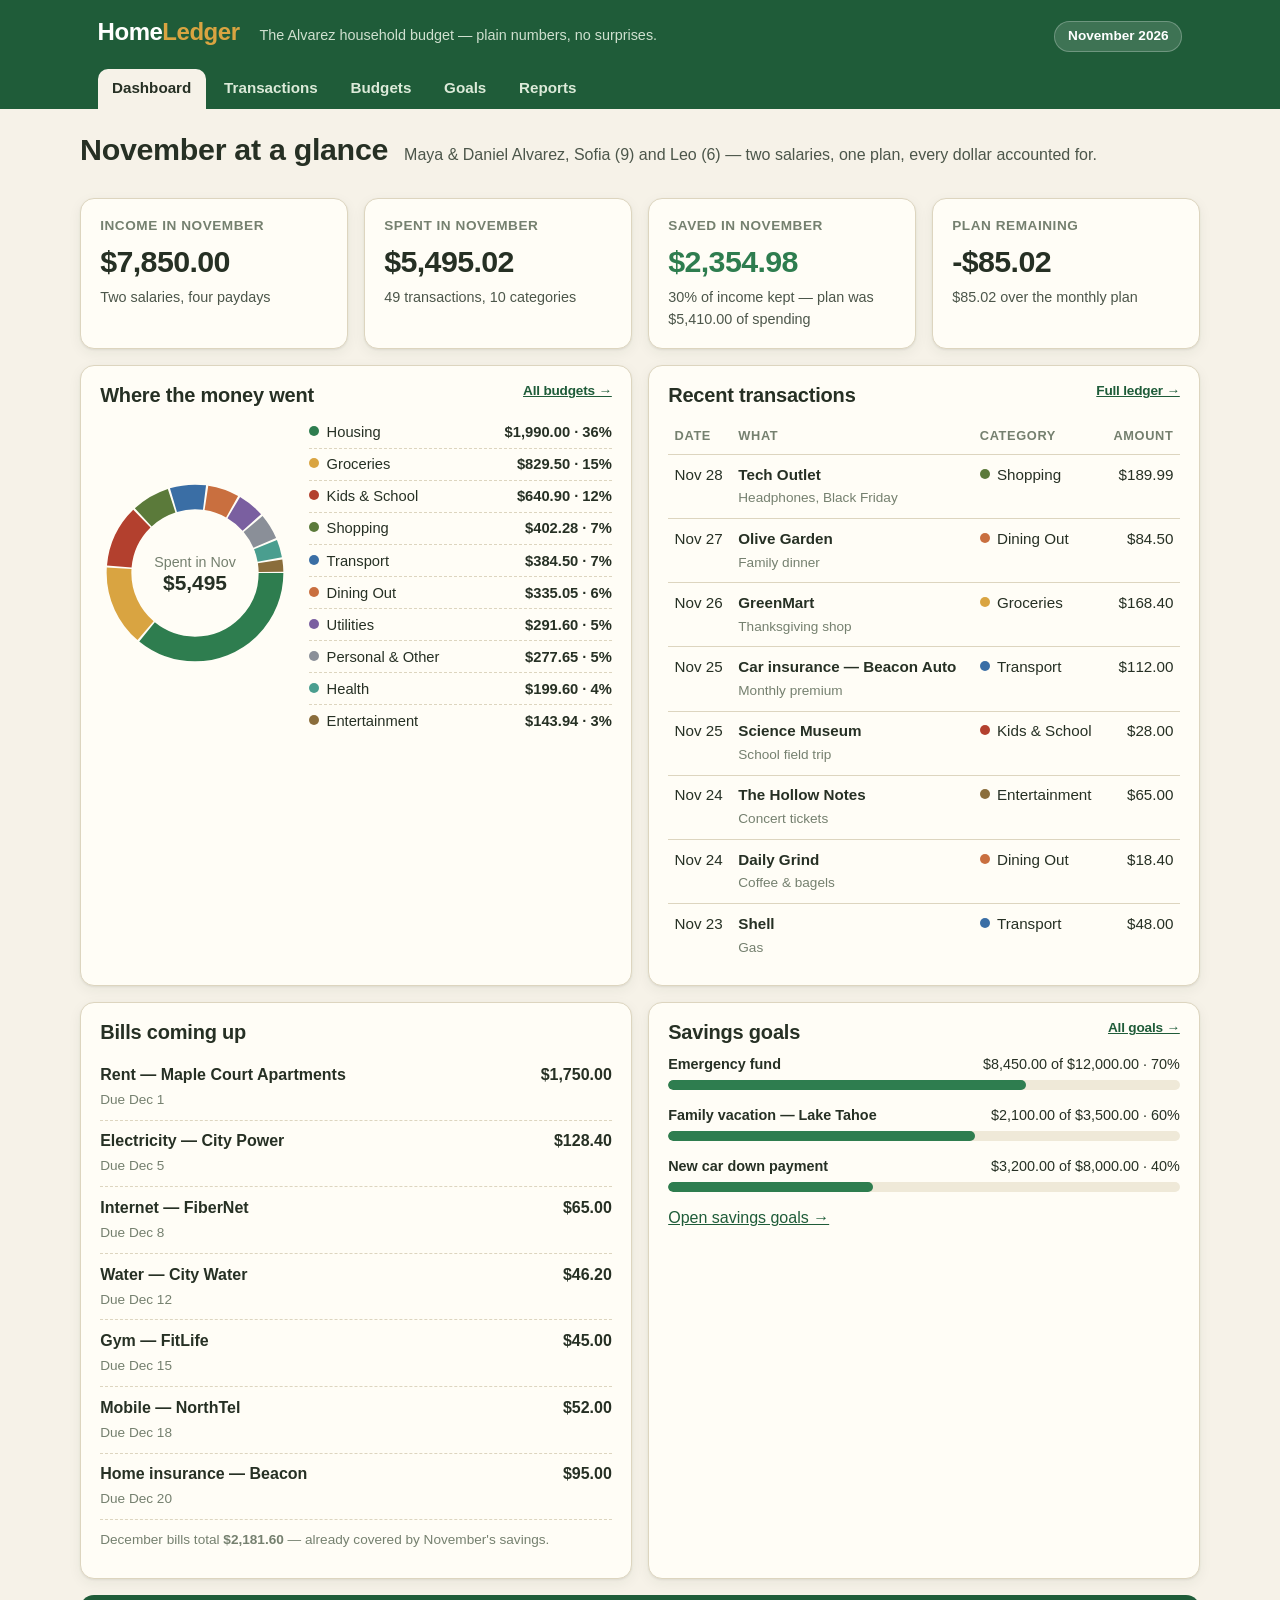
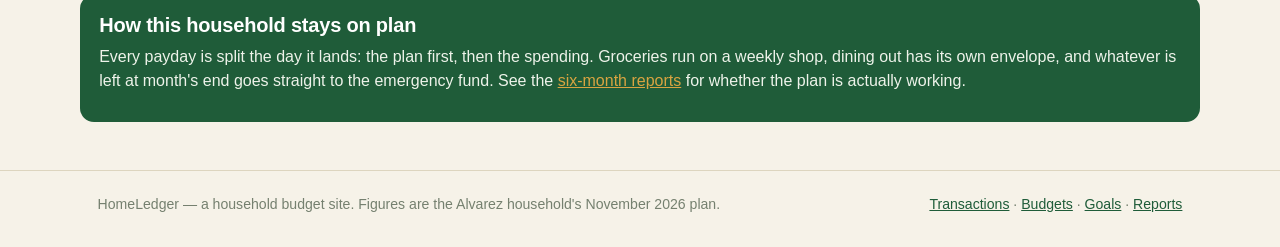
<file: app/index.html>
<!DOCTYPE html>
<html lang="en">
<head>
<meta charset="utf-8">
<meta name="viewport" content="width=device-width, initial-scale=1">
<title>HomeLedger — Household Budget Dashboard</title>
<meta name="description" content="HomeLedger shows the Alvarez household's November 2026 budget at a glance: income, spending by category, bills coming up and savings goals.">
<link rel="stylesheet" href="style.css">
</head>
<body>
<header class="site-header">
  <div class="wrap">
    <a class="brand" href="index.html">Home<span>Ledger</span></a>
    <span class="tagline">The Alvarez household budget — plain numbers, no surprises.</span>
    <span class="month-pill" data-month>November 2026</span>
    <nav class="main-nav" aria-label="Sections">
      <a href="index.html" aria-current="page">Dashboard</a>
      <a href="transactions.html">Transactions</a>
      <a href="budgets.html">Budgets</a>
      <a href="goals.html">Goals</a>
      <a href="reports.html">Reports</a>
    </nav>
  </div>
</header>

<main class="wrap page">
  <div class="page-head">
    <h1>November at a glance</h1>
    <p>Maya &amp; Daniel Alvarez, Sofia (9) and Leo (6) — two salaries, one plan, every dollar accounted for.</p>
  </div>

  <div class="grid grid-4" role="region" aria-label="Month totals">
    <section class="card stat">
      <div class="label">Income in November</div>
      <div class="value money" id="stat-income">$7,850.00</div>
      <div class="sub">Two salaries, four paydays</div>
    </section>
    <section class="card stat">
      <div class="label">Spent in November</div>
      <div class="value money" id="stat-spent">$5,495.02</div>
      <div class="sub">49 transactions, 10 categories</div>
    </section>
    <section class="card stat">
      <div class="label">Saved in November</div>
      <div class="value money pos" id="stat-saved">$2,354.98</div>
      <div class="sub" id="stat-saved-sub">30% of income kept</div>
    </section>
    <section class="card stat">
      <div class="label">Plan remaining</div>
      <div class="value money" id="stat-plan">−$85.02</div>
      <div class="sub" id="stat-plan-note">$85.02 over the monthly plan</div>
    </section>
  </div>

  <div class="grid grid-2" style="margin-top:1rem">
    <section class="card" aria-label="Spending by category">
      <h2>Where the money went <a class="more" href="budgets.html">All budgets →</a></h2>
      <div class="donut-wrap">
        <div id="donut"></div>
        <ul class="legend" id="legend"></ul>
      </div>
    </section>

    <section class="card" aria-label="Recent transactions">
      <h2>Recent transactions <a class="more" href="transactions.html">Full ledger →</a></h2>
      <table>
        <thead><tr><th>Date</th><th>What</th><th>Category</th><th class="num">Amount</th></tr></thead>
        <tbody id="recent-rows"></tbody>
      </table>
    </section>
  </div>

  <div class="grid grid-2" style="margin-top:1rem">
    <section class="card" aria-label="Bills coming up">
      <h2>Bills coming up</h2>
      <div id="bill-list"></div>
    </section>

    <section class="card" aria-label="Savings goals">
      <h2>Savings goals <a class="more" href="goals.html">All goals →</a></h2>
      <div id="goal-snapshot"></div>
    </section>
  </div>

  <section class="callout" style="margin-top:1rem">
    <h2>How this household stays on plan</h2>
    <p>Every payday is split the day it lands: the plan first, then the spending. Groceries run on a weekly shop, dining out has its own envelope, and whatever is left at month's end goes straight to the emergency fund. See the <a href="reports.html">six-month reports</a> for whether the plan is actually working.</p>
  </section>
</main>

<footer class="site-footer">
  <div class="wrap">
    <span>HomeLedger — a household budget site. Figures are the Alvarez household's November 2026 plan.</span>
    <span><a href="transactions.html">Transactions</a> · <a href="budgets.html">Budgets</a> · <a href="goals.html">Goals</a> · <a href="reports.html">Reports</a></span>
  </div>
</footer>

<script type="module" src="dashboard.js"></script>
</body>
</html>
</file>
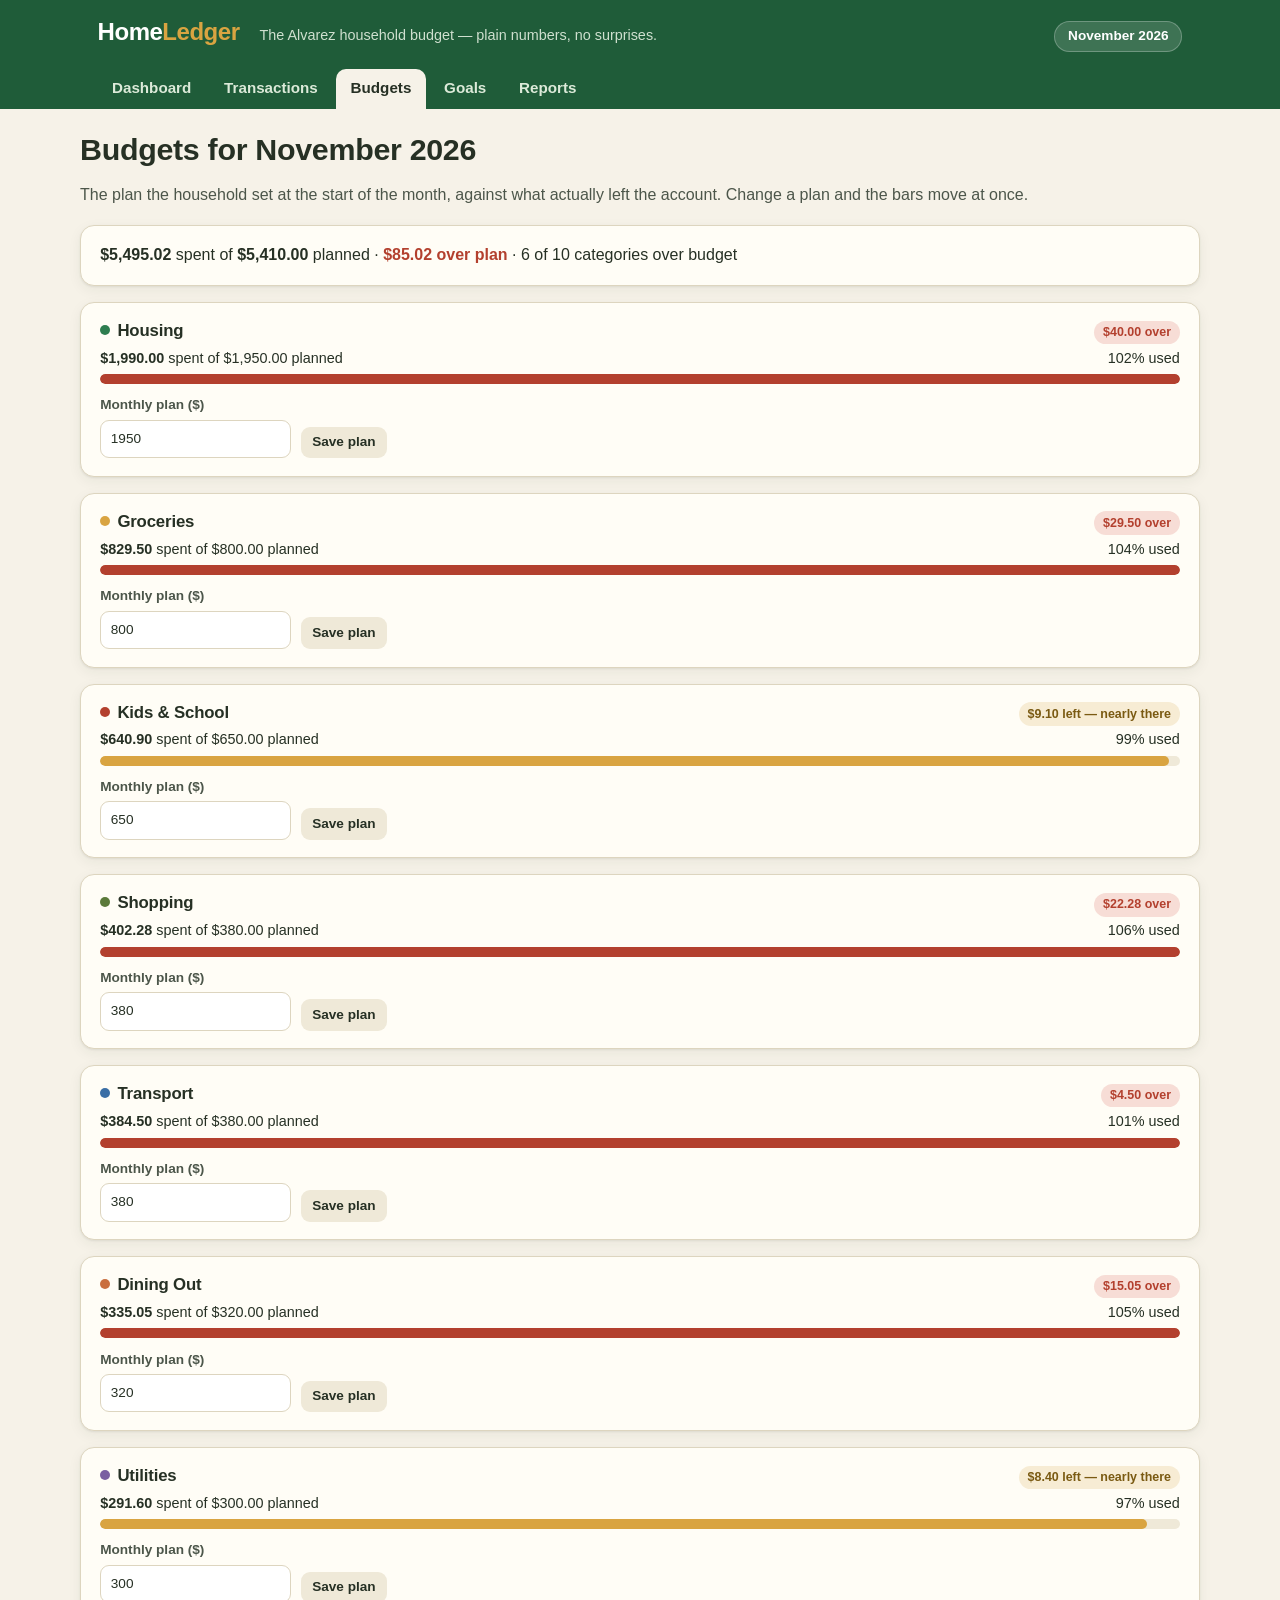
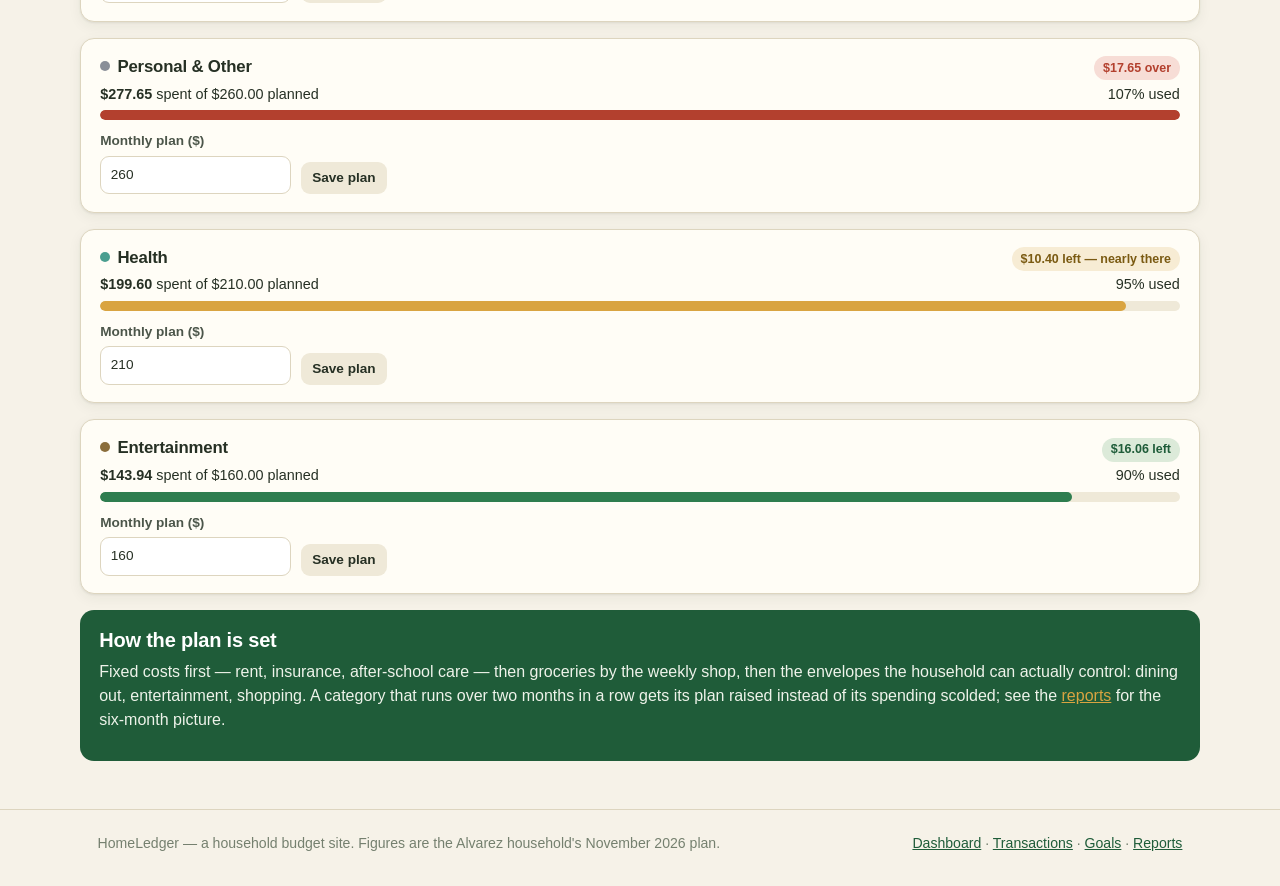
<file: app/budgets.html>
<!DOCTYPE html>
<html lang="en">
<head>
<meta charset="utf-8">
<meta name="viewport" content="width=device-width, initial-scale=1">
<title>HomeLedger — Budgets</title>
<meta name="description" content="The Alvarez household's November 2026 budget plan per category against what was actually spent, with editable plans.">
<link rel="stylesheet" href="style.css">
</head>
<body>
<header class="site-header">
  <div class="wrap">
    <a class="brand" href="index.html">Home<span>Ledger</span></a>
    <span class="tagline">The Alvarez household budget — plain numbers, no surprises.</span>
    <span class="month-pill" data-month>November 2026</span>
    <nav class="main-nav" aria-label="Sections">
      <a href="index.html">Dashboard</a>
      <a href="transactions.html">Transactions</a>
      <a href="budgets.html" aria-current="page">Budgets</a>
      <a href="goals.html">Goals</a>
      <a href="reports.html">Reports</a>
    </nav>
  </div>
</header>

<main class="wrap page">
  <div class="page-head">
    <h1>Budgets for <span data-month>November 2026</span></h1>
    <p>The plan the household set at the start of the month, against what actually left the account. Change a plan and the bars move at once.</p>
  </div>

  <section class="card" style="margin-bottom:1rem" aria-label="Budget summary">
    <p id="budget-summary" style="margin:0"></p>
  </section>

  <div id="budget-list"></div>

  <section class="callout">
    <h2>How the plan is set</h2>
    <p>Fixed costs first — rent, insurance, after-school care — then groceries by the weekly shop, then the envelopes the household can actually control: dining out, entertainment, shopping. A category that runs over two months in a row gets its plan raised instead of its spending scolded; see the <a href="reports.html">reports</a> for the six-month picture.</p>
  </section>
</main>

<footer class="site-footer">
  <div class="wrap">
    <span>HomeLedger — a household budget site. Figures are the Alvarez household's November 2026 plan.</span>
    <span><a href="index.html">Dashboard</a> · <a href="transactions.html">Transactions</a> · <a href="goals.html">Goals</a> · <a href="reports.html">Reports</a></span>
  </div>
</footer>

<script type="module" src="budgets.js"></script>
</body>
</html>
</file>
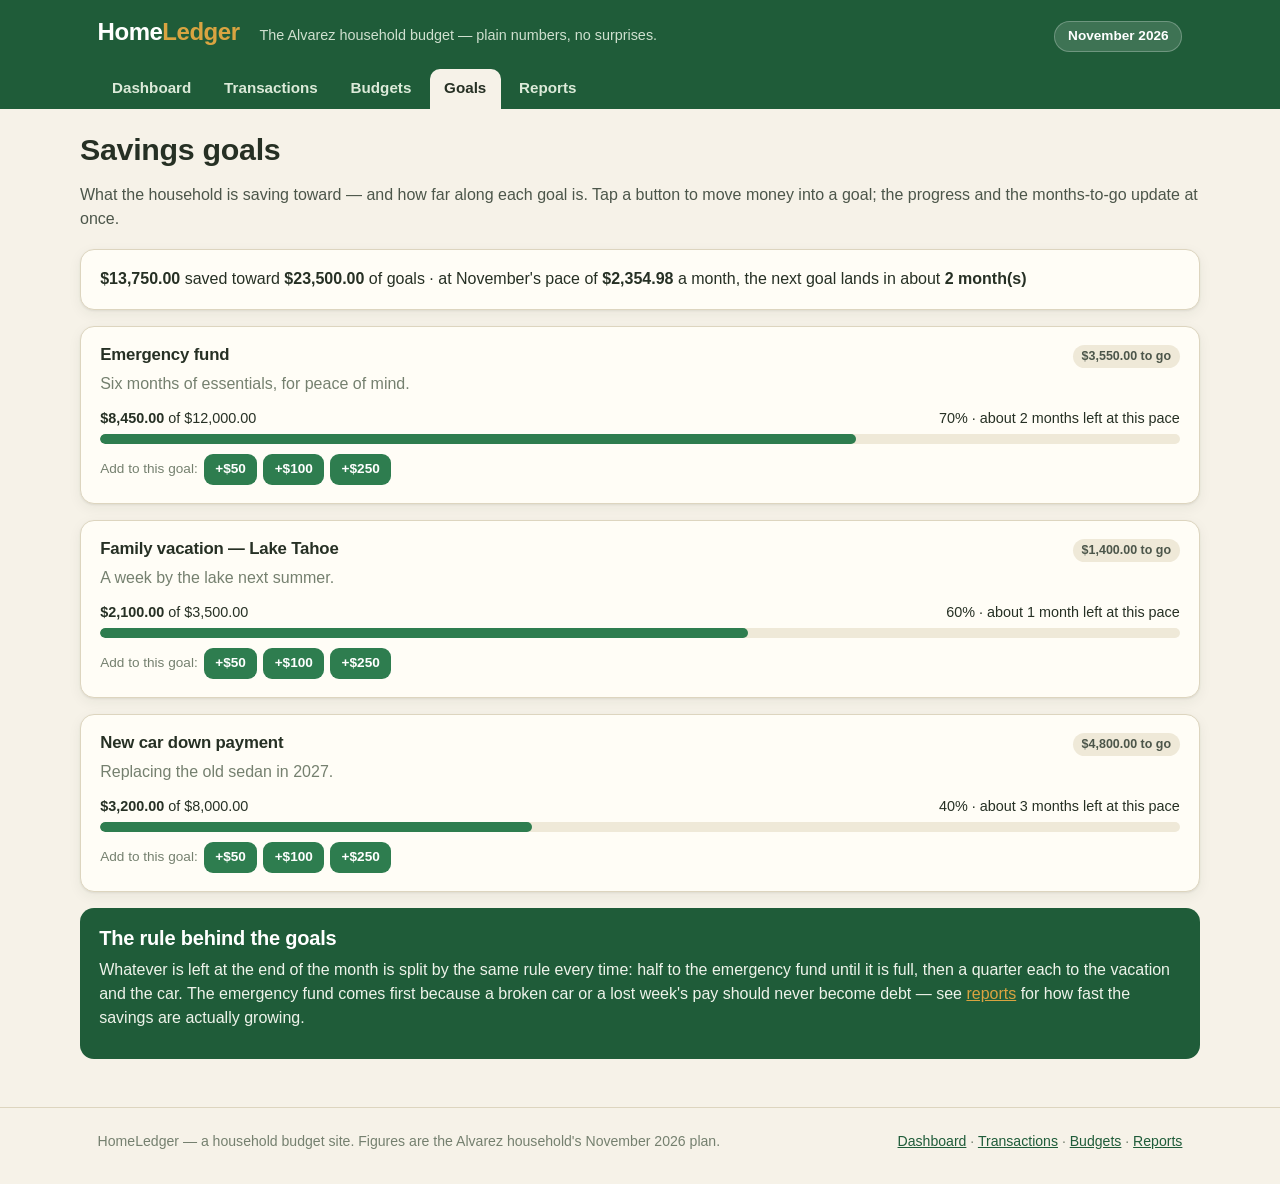
<file: app/goals.html>
<!DOCTYPE html>
<html lang="en">
<head>
<meta charset="utf-8">
<meta name="viewport" content="width=device-width, initial-scale=1">
<title>HomeLedger — Savings Goals</title>
<meta name="description" content="What the Alvarez household is saving toward: an emergency fund, a family vacation and a new car down payment, with live progress.">
<link rel="stylesheet" href="style.css">
</head>
<body>
<header class="site-header">
  <div class="wrap">
    <a class="brand" href="index.html">Home<span>Ledger</span></a>
    <span class="tagline">The Alvarez household budget — plain numbers, no surprises.</span>
    <span class="month-pill" data-month>November 2026</span>
    <nav class="main-nav" aria-label="Sections">
      <a href="index.html">Dashboard</a>
      <a href="transactions.html">Transactions</a>
      <a href="budgets.html">Budgets</a>
      <a href="goals.html" aria-current="page">Goals</a>
      <a href="reports.html">Reports</a>
    </nav>
  </div>
</header>

<main class="wrap page">
  <div class="page-head">
    <h1>Savings goals</h1>
    <p>What the household is saving toward — and how far along each goal is. Tap a button to move money into a goal; the progress and the months-to-go update at once.</p>
  </div>

  <section class="card" style="margin-bottom:1rem" aria-label="Goals summary">
    <p id="goal-summary" style="margin:0"></p>
  </section>

  <div id="goal-list"></div>

  <section class="callout">
    <h2>The rule behind the goals</h2>
    <p>Whatever is left at the end of the month is split by the same rule every time: half to the emergency fund until it is full, then a quarter each to the vacation and the car. The emergency fund comes first because a broken car or a lost week's pay should never become debt — see <a href="reports.html">reports</a> for how fast the savings are actually growing.</p>
  </section>
</main>

<footer class="site-footer">
  <div class="wrap">
    <span>HomeLedger — a household budget site. Figures are the Alvarez household's November 2026 plan.</span>
    <span><a href="index.html">Dashboard</a> · <a href="transactions.html">Transactions</a> · <a href="budgets.html">Budgets</a> · <a href="reports.html">Reports</a></span>
  </div>
</footer>

<script type="module" src="goals.js"></script>
</body>
</html>
</file>
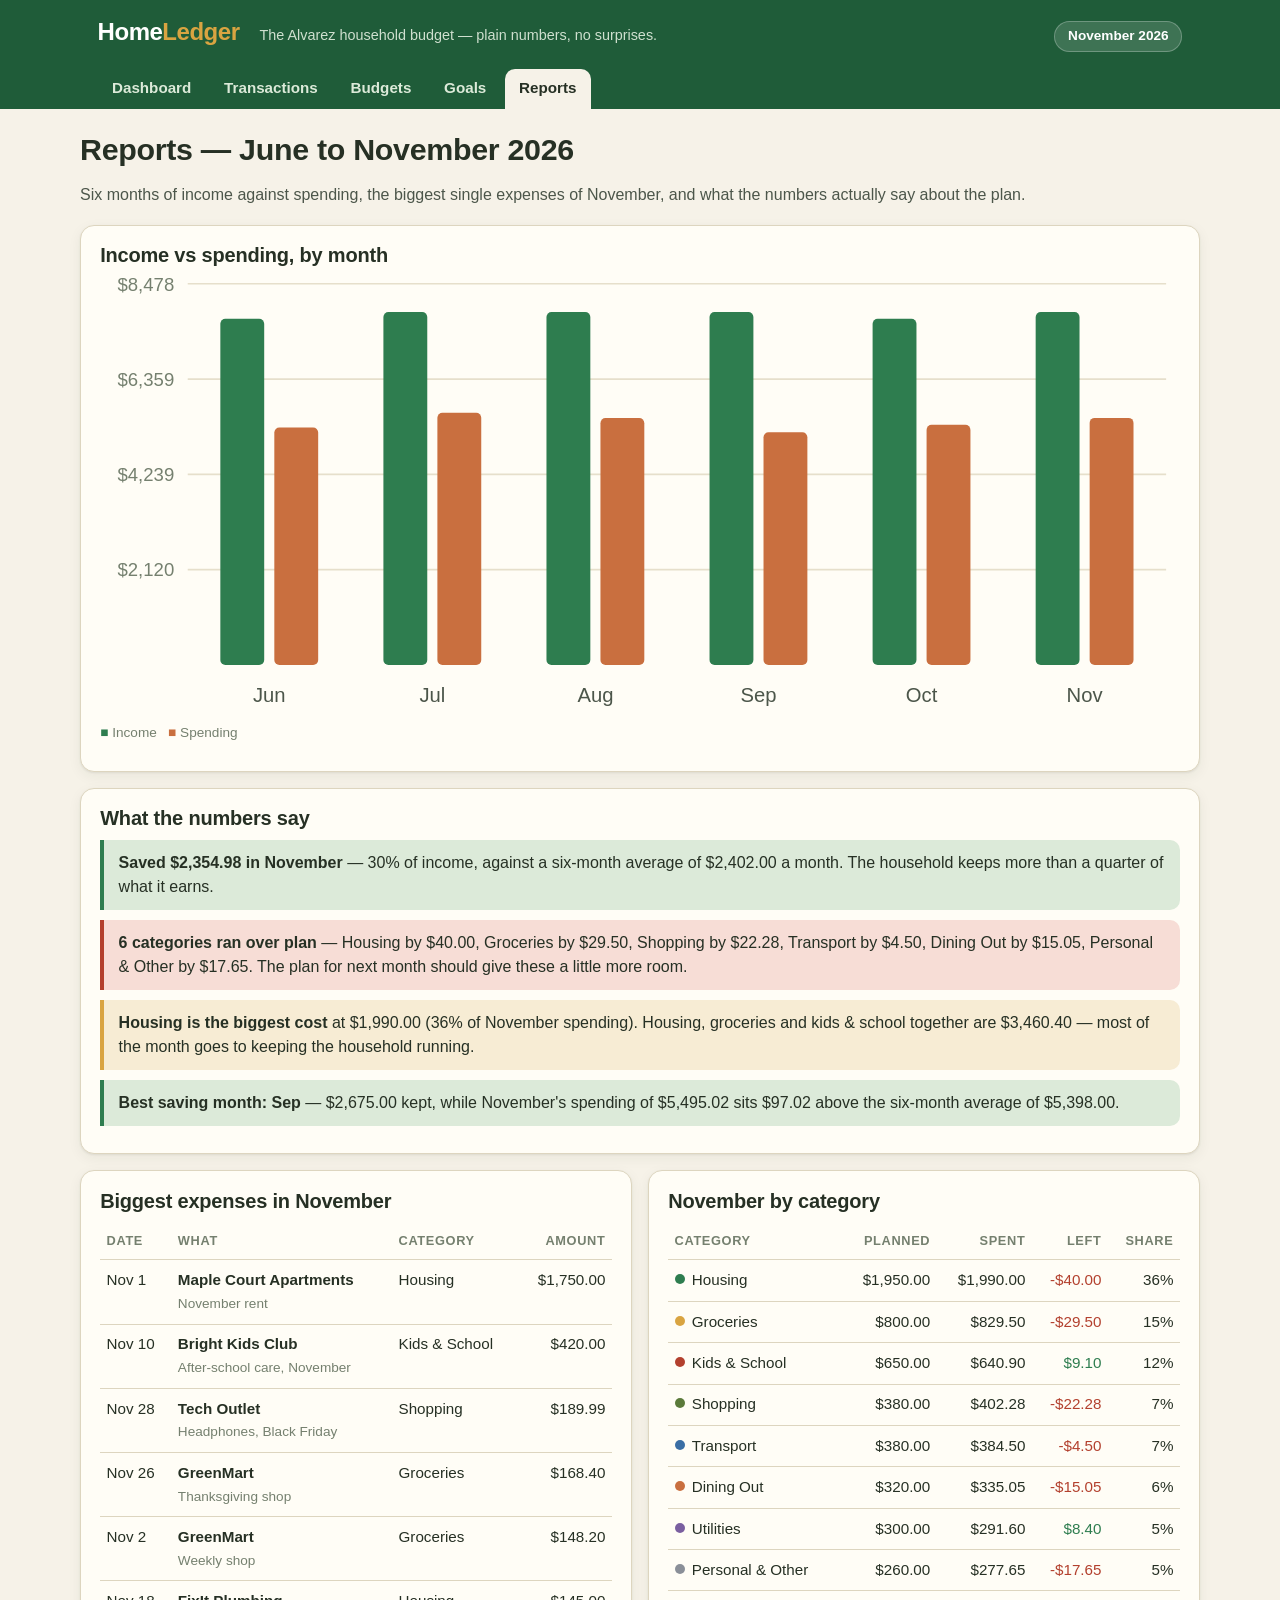
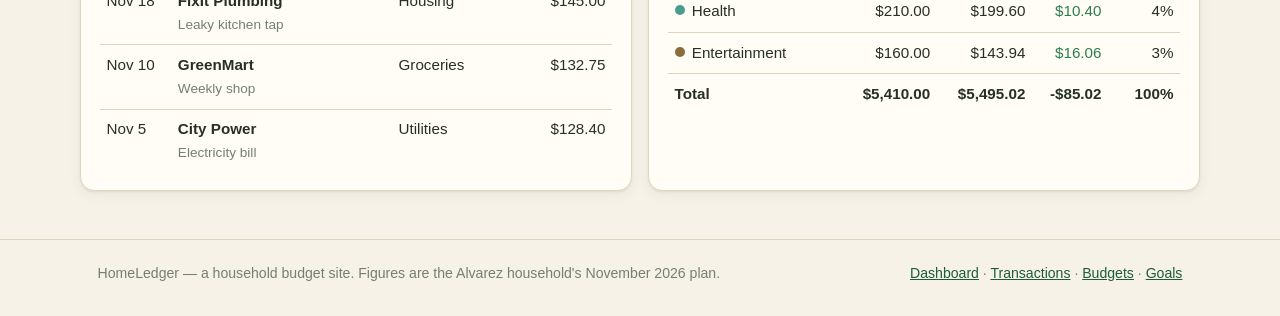
<file: app/reports.html>
<!DOCTYPE html>
<html lang="en">
<head>
<meta charset="utf-8">
<meta name="viewport" content="width=device-width, initial-scale=1">
<title>HomeLedger — Reports</title>
<meta name="description" content="Six months of the Alvarez household's income against spending, the biggest expenses of November 2026 and what the numbers say.">
<link rel="stylesheet" href="style.css">
</head>
<body>
<header class="site-header">
  <div class="wrap">
    <a class="brand" href="index.html">Home<span>Ledger</span></a>
    <span class="tagline">The Alvarez household budget — plain numbers, no surprises.</span>
    <span class="month-pill" data-month>November 2026</span>
    <nav class="main-nav" aria-label="Sections">
      <a href="index.html">Dashboard</a>
      <a href="transactions.html">Transactions</a>
      <a href="budgets.html">Budgets</a>
      <a href="goals.html">Goals</a>
      <a href="reports.html" aria-current="page">Reports</a>
    </nav>
  </div>
</header>

<main class="wrap page">
  <div class="page-head">
    <h1>Reports — June to November 2026</h1>
    <p>Six months of income against spending, the biggest single expenses of November, and what the numbers actually say about the plan.</p>
  </div>

  <section class="card" style="margin-bottom:1rem" aria-label="Income versus spending">
    <h2>Income vs spending, by month</h2>
    <div id="trend-chart"></div>
  </section>

  <section class="card" style="margin-bottom:1rem" aria-label="What the numbers say">
    <h2>What the numbers say</h2>
    <div id="insights"></div>
  </section>

  <div class="grid grid-2">
    <section class="card" aria-label="Biggest expenses">
      <h2>Biggest expenses in November</h2>
      <table>
        <thead><tr><th>Date</th><th>What</th><th>Category</th><th class="num">Amount</th></tr></thead>
        <tbody id="biggest-rows"></tbody>
      </table>
    </section>

    <section class="card" aria-label="Spending by category">
      <h2>November by category</h2>
      <table>
        <thead><tr><th>Category</th><th class="num">Planned</th><th class="num">Spent</th><th class="num">Left</th><th class="num">Share</th></tr></thead>
        <tbody id="category-rows"></tbody>
      </table>
    </section>
  </div>
</main>

<footer class="site-footer">
  <div class="wrap">
    <span>HomeLedger — a household budget site. Figures are the Alvarez household's November 2026 plan.</span>
    <span><a href="index.html">Dashboard</a> · <a href="transactions.html">Transactions</a> · <a href="budgets.html">Budgets</a> · <a href="goals.html">Goals</a></span>
  </div>
</footer>

<script type="module" src="reports.js"></script>
</body>
</html>
</file>
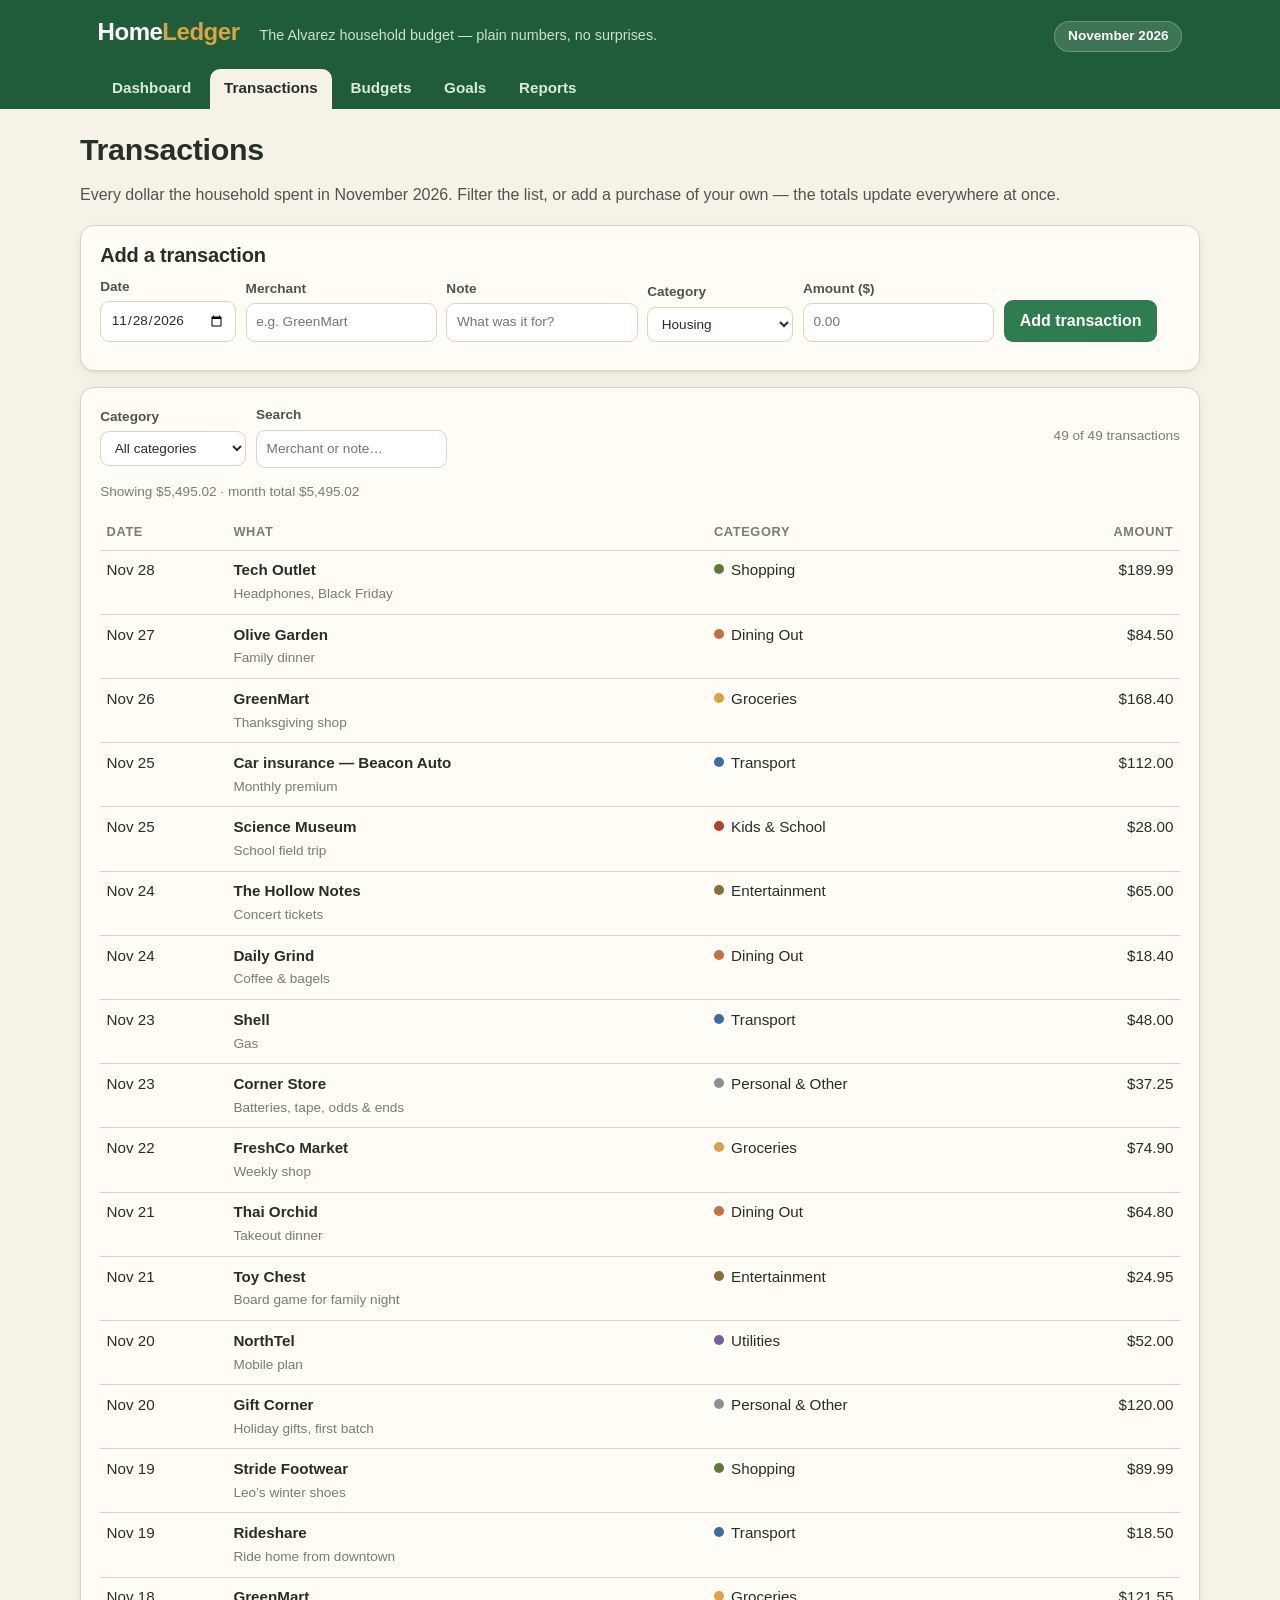
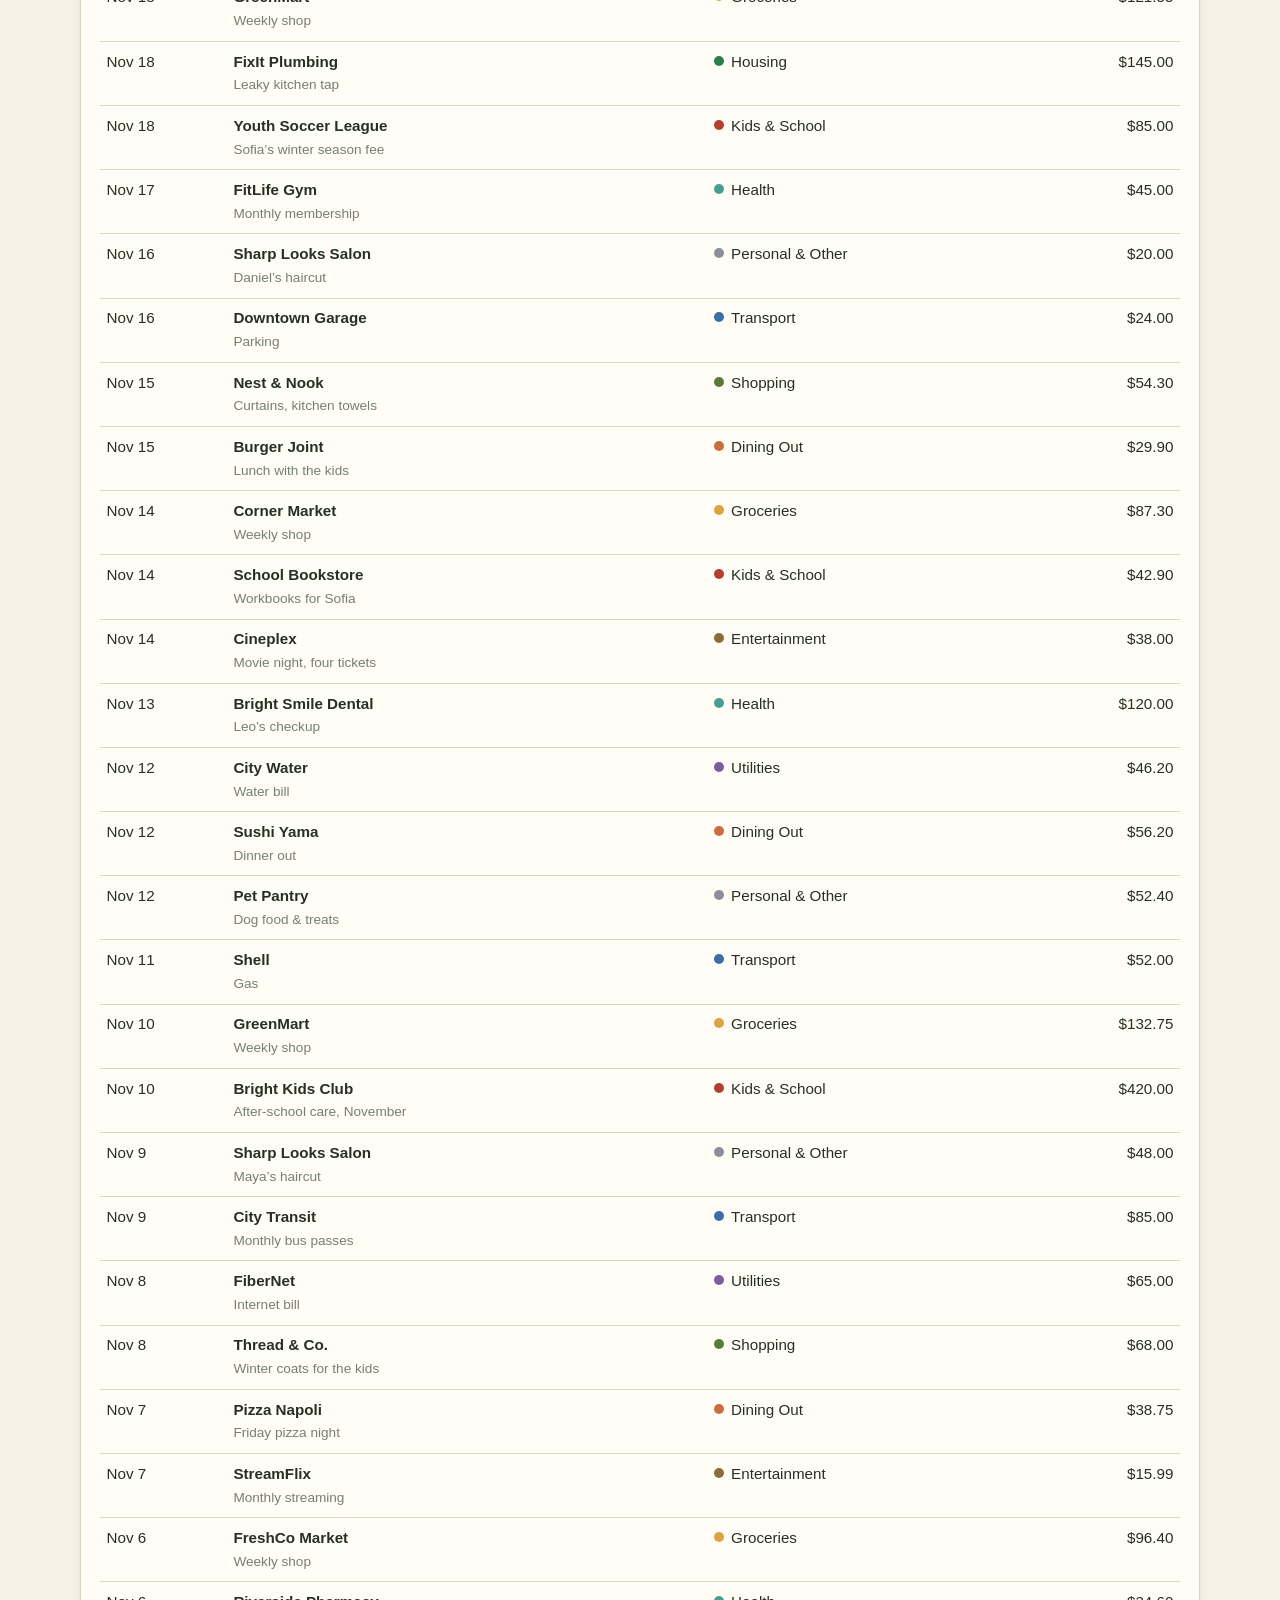
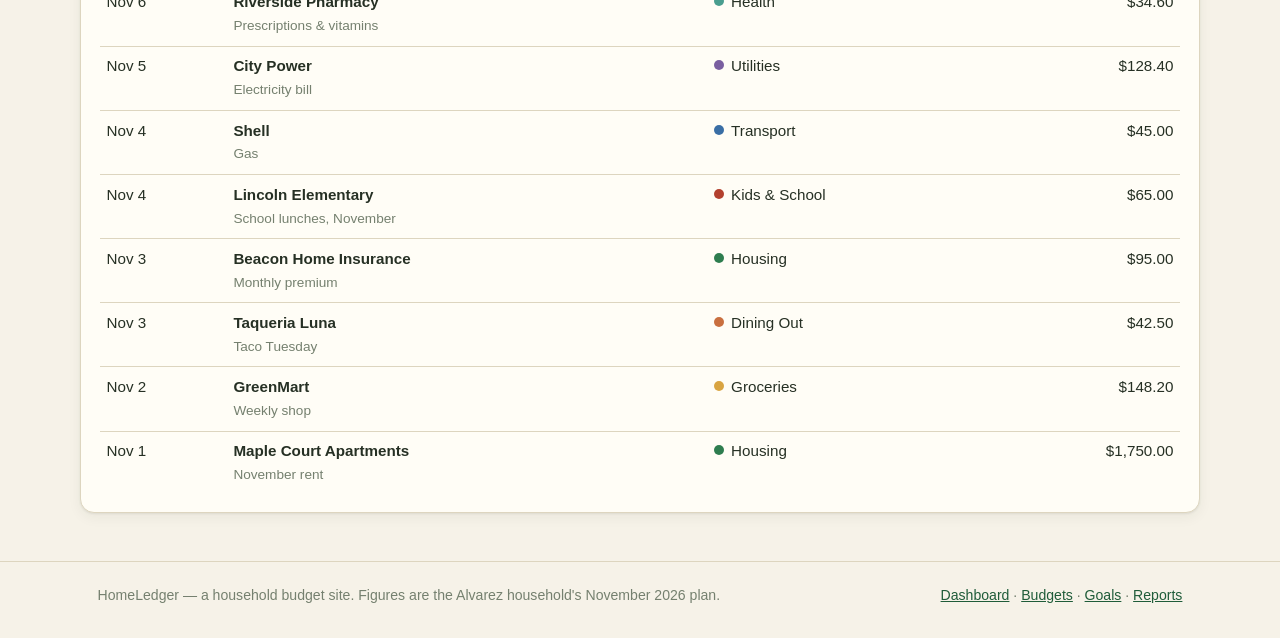
<file: app/transactions.html>
<!DOCTYPE html>
<html lang="en">
<head>
<meta charset="utf-8">
<meta name="viewport" content="width=device-width, initial-scale=1">
<title>HomeLedger — Transactions</title>
<meta name="description" content="Every transaction of the Alvarez household in November 2026, filterable by category or merchant, with a form to add one.">
<link rel="stylesheet" href="style.css">
</head>
<body>
<header class="site-header">
  <div class="wrap">
    <a class="brand" href="index.html">Home<span>Ledger</span></a>
    <span class="tagline">The Alvarez household budget — plain numbers, no surprises.</span>
    <span class="month-pill" data-month>November 2026</span>
    <nav class="main-nav" aria-label="Sections">
      <a href="index.html">Dashboard</a>
      <a href="transactions.html" aria-current="page">Transactions</a>
      <a href="budgets.html">Budgets</a>
      <a href="goals.html">Goals</a>
      <a href="reports.html">Reports</a>
    </nav>
  </div>
</header>

<main class="wrap page">
  <div class="page-head">
    <h1>Transactions</h1>
    <p>Every dollar the household spent in <span data-month>November 2026</span>. Filter the list, or add a purchase of your own — the totals update everywhere at once.</p>
  </div>

  <section class="card" style="margin-bottom:1rem" aria-label="Add a transaction">
    <h2>Add a transaction</h2>
    <form id="add-form" class="inline-form">
      <label class="field">Date<input type="date" id="new-date" value="2026-11-28" required></label>
      <label class="field">Merchant<input type="text" id="new-merchant" placeholder="e.g. GreenMart" required></label>
      <label class="field">Note<input type="text" id="new-note" placeholder="What was it for?"></label>
      <label class="field">Category
        <select id="new-category">
          <option value="housing">Housing</option>
          <option value="groceries">Groceries</option>
          <option value="dining">Dining Out</option>
          <option value="transport">Transport</option>
          <option value="utilities">Utilities</option>
          <option value="health">Health</option>
          <option value="kids">Kids &amp; School</option>
          <option value="entertainment">Entertainment</option>
          <option value="shopping">Shopping</option>
          <option value="personal">Personal &amp; Other</option>
        </select>
      </label>
      <label class="field">Amount ($)<input type="number" id="new-amount" min="0.01" step="0.01" placeholder="0.00" required></label>
      <button type="submit">Add transaction</button>
    </form>
    <p class="small" id="add-confirm" role="status"></p>
  </section>

  <section class="card" aria-label="Transaction ledger">
    <div class="toolbar">
      <label class="field">Category<select id="filter-category"></select></label>
      <label class="field">Search<input type="search" id="filter-search" placeholder="Merchant or note…"></label>
      <span class="spacer"></span>
      <span class="small muted" id="tx-count"></span>
    </div>
    <p class="small muted" id="tx-total"></p>
    <table>
      <thead><tr><th>Date</th><th>What</th><th>Category</th><th class="num">Amount</th></tr></thead>
      <tbody id="tx-rows"></tbody>
    </table>
  </section>
</main>

<footer class="site-footer">
  <div class="wrap">
    <span>HomeLedger — a household budget site. Figures are the Alvarez household's November 2026 plan.</span>
    <span><a href="index.html">Dashboard</a> · <a href="budgets.html">Budgets</a> · <a href="goals.html">Goals</a> · <a href="reports.html">Reports</a></span>
  </div>
</footer>

<script type="module" src="transactions.js"></script>
</body>
</html>
</file>
<file: app/style.css>
/* HomeLedger — household budget site. One stylesheet for every page:
   warm paper background, deep green ink, terracotta accents, system type. */

:root {
  --paper: #f6f2e8;
  --surface: #fffdf6;
  --surface-2: #efe9d8;
  --ink: #263024;
  --ink-soft: #4c564a;
  --muted: #75806f;
  --line: #ddd5bf;
  --green: #2e7d4f;
  --green-deep: #1f5c39;
  --green-soft: #dcead9;
  --terra: #c96f3f;
  --terra-soft: #f6e3d7;
  --gold: #d9a441;
  --gold-soft: #f7ecd4;
  --red: #b3402e;
  --red-soft: #f7ddd6;
  --blue: #3a6ea5;
  --radius: 14px;
  --shadow: 0 1px 2px rgba(38, 48, 36, 0.08), 0 4px 14px rgba(38, 48, 36, 0.06);
}

* { box-sizing: border-box; }
html { -webkit-text-size-adjust: 100%; }
body {
  margin: 0;
  background: var(--paper);
  color: var(--ink);
  font-family: -apple-system, BlinkMacSystemFont, "Segoe UI", Roboto, "Helvetica Neue", Arial, sans-serif;
  font-size: 16px;
  line-height: 1.5;
}
a { color: var(--green-deep); }
a:hover { color: var(--terra); }
h1, h2, h3 { line-height: 1.2; margin: 0 0 0.4em; letter-spacing: -0.01em; }
h1 { font-size: 1.9rem; }
h2 { font-size: 1.25rem; }
h3 { font-size: 1.05rem; }
p { margin: 0 0 0.75em; }
.muted { color: var(--muted); }
.small { font-size: 0.85rem; }
.money { font-variant-numeric: tabular-nums; white-space: nowrap; }
.pos { color: var(--green); }
.neg { color: var(--red); }

/* ---------- header & navigation ---------- */
.site-header {
  background: var(--green-deep);
  color: #f2f0e4;
  padding: 0.9rem 0 0;
}
.site-header .wrap { display: flex; flex-wrap: wrap; align-items: baseline; gap: 0.25rem 1.25rem; }
.brand { font-size: 1.5rem; font-weight: 800; letter-spacing: -0.02em; color: #fff; text-decoration: none; }
.brand span { color: var(--gold); }
.tagline { color: #cfe0cf; font-size: 0.9rem; }
.month-pill {
  margin-left: auto;
  background: rgba(255, 255, 255, 0.14);
  border: 1px solid rgba(255, 255, 255, 0.25);
  color: #fff;
  border-radius: 999px;
  padding: 0.25rem 0.8rem;
  font-size: 0.85rem;
  font-weight: 600;
}
.main-nav {
  display: flex;
  gap: 0.25rem;
  margin-top: 0.8rem;
  overflow-x: auto;
  scrollbar-width: none;
}
.main-nav a {
  color: #dcead9;
  text-decoration: none;
  font-weight: 600;
  font-size: 0.95rem;
  padding: 0.55rem 0.9rem;
  border-radius: 10px 10px 0 0;
  white-space: nowrap;
}
.main-nav a:hover { color: #fff; background: rgba(255, 255, 255, 0.1); }
.main-nav a[aria-current="page"] { background: var(--paper); color: var(--ink); }

/* ---------- layout ---------- */
.wrap { max-width: 1120px; margin: 0 auto; padding: 0 1.1rem; }
.page { padding: 1.4rem 0 3rem; }
.page-head { display: flex; flex-wrap: wrap; align-items: baseline; gap: 0.2rem 1rem; margin-bottom: 1.1rem; }
.page-head p { color: var(--ink-soft); margin: 0; }
.grid { display: grid; gap: 1rem; }
.grid-2 { grid-template-columns: repeat(2, minmax(0, 1fr)); }
.grid-3 { grid-template-columns: repeat(3, minmax(0, 1fr)); }
.grid-4 { grid-template-columns: repeat(4, minmax(0, 1fr)); }
.span-2 { grid-column: span 2; }
.card {
  background: var(--surface);
  border: 1px solid var(--line);
  border-radius: var(--radius);
  box-shadow: var(--shadow);
  padding: 1.1rem 1.2rem;
}
.card h2 { margin-bottom: 0.6rem; }
.card h2 .more { float: right; font-size: 0.85rem; font-weight: 600; }

/* ---------- stat tiles ---------- */
.stat .label { color: var(--muted); font-size: 0.85rem; font-weight: 600; text-transform: uppercase; letter-spacing: 0.04em; }
.stat .value { font-size: 1.9rem; font-weight: 800; letter-spacing: -0.02em; margin: 0.15rem 0; }
.stat .sub { color: var(--ink-soft); font-size: 0.9rem; }

/* ---------- progress bars ---------- */
.bar { height: 10px; background: var(--surface-2); border-radius: 999px; overflow: hidden; }
.bar > i { display: block; height: 100%; background: var(--green); border-radius: 999px; }
.bar.over > i { background: var(--red); }
.bar.warn > i { background: var(--gold); }
.bar-row { display: flex; justify-content: space-between; gap: 1rem; font-size: 0.9rem; margin-bottom: 0.3rem; }
.bar-row b { font-variant-numeric: tabular-nums; }

/* ---------- tables ---------- */
table { width: 100%; border-collapse: collapse; font-size: 0.95rem; }
th, td { text-align: left; padding: 0.55rem 0.4rem; border-bottom: 1px solid var(--line); vertical-align: top; }
th { color: var(--muted); font-size: 0.8rem; text-transform: uppercase; letter-spacing: 0.05em; }
td.num, th.num { text-align: right; font-variant-numeric: tabular-nums; white-space: nowrap; }
tr:last-child td { border-bottom: none; }
tbody tr:hover { background: #faf7ee; }
.cat-dot { display: inline-block; width: 10px; height: 10px; border-radius: 50%; margin-right: 0.45rem; vertical-align: 1px; }

/* ---------- donut & legend ---------- */
.donut-wrap { display: flex; gap: 1.2rem; align-items: center; flex-wrap: wrap; }
.donut { flex: 0 0 auto; }
.legend { list-style: none; margin: 0; padding: 0; font-size: 0.92rem; flex: 1 1 180px; }
.legend li { display: flex; justify-content: space-between; gap: 0.8rem; padding: 0.28rem 0; border-bottom: 1px dashed var(--line); }
.legend li:last-child { border-bottom: none; }
.legend .amt { font-variant-numeric: tabular-nums; font-weight: 600; }

/* ---------- forms & controls ---------- */
form.inline-form { display: flex; flex-wrap: wrap; gap: 0.6rem; align-items: end; }
.field { display: flex; flex-direction: column; gap: 0.25rem; font-size: 0.85rem; font-weight: 600; color: var(--ink-soft); }
.field input, .field select {
  font: inherit; font-weight: 400; color: var(--ink);
  padding: 0.5rem 0.6rem; border: 1px solid var(--line); border-radius: 9px;
  background: #fff; min-width: 0;
}
.field input:focus, .field select:focus { outline: 2px solid var(--green); outline-offset: 1px; }
button, .btn {
  font: inherit; font-weight: 700; cursor: pointer;
  background: var(--green); color: #fff; border: none; border-radius: 9px;
  padding: 0.55rem 1rem; text-decoration: none; display: inline-block;
}
button:hover, .btn:hover { background: var(--green-deep); }
button.ghost, .btn.ghost { background: var(--surface-2); color: var(--ink); }
button.ghost:hover, .btn.ghost:hover { background: #e4dcc6; }
button.small-btn { padding: 0.35rem 0.7rem; font-size: 0.85rem; }
.toolbar { display: flex; flex-wrap: wrap; gap: 0.6rem; align-items: center; margin-bottom: 0.9rem; }
.toolbar .spacer { flex: 1; }
.pill {
  display: inline-block; font-size: 0.78rem; font-weight: 700; padding: 0.15rem 0.55rem;
  border-radius: 999px; background: var(--green-soft); color: var(--green-deep);
}
.pill.over { background: var(--red-soft); color: var(--red); }
.pill.warn { background: var(--gold-soft); color: #7a5a12; }
.pill.neutral { background: var(--surface-2); color: var(--ink-soft); }

/* ---------- bills, goals, insights ---------- */
.bill { display: flex; justify-content: space-between; gap: 1rem; padding: 0.55rem 0; border-bottom: 1px dashed var(--line); }
.bill:last-child { border-bottom: none; }
.bill .due { color: var(--muted); font-size: 0.85rem; }
.goal-head { display: flex; justify-content: space-between; gap: 1rem; align-items: baseline; }
.goal-actions { display: flex; gap: 0.4rem; margin-top: 0.6rem; flex-wrap: wrap; }
.insight { border-left: 4px solid var(--gold); background: var(--gold-soft); padding: 0.7rem 0.9rem; border-radius: 0 10px 10px 0; margin-bottom: 0.6rem; }
.insight.green { border-color: var(--green); background: var(--green-soft); }
.insight.red { border-color: var(--red); background: var(--red-soft); }
.callout { background: var(--green-deep); color: #eef3ea; border-radius: var(--radius); padding: 1.1rem 1.2rem; }
.callout h2 { color: #fff; }
.callout a { color: var(--gold); }
.site-footer { border-top: 1px solid var(--line); padding: 1.4rem 0 2rem; color: var(--muted); font-size: 0.88rem; }
.site-footer .wrap { display: flex; flex-wrap: wrap; gap: 0.3rem 1.5rem; justify-content: space-between; }

/* ---------- phone layout ---------- */
@media (max-width: 860px) {
  .grid-4 { grid-template-columns: repeat(2, minmax(0, 1fr)); }
  .grid-3, .grid-2 { grid-template-columns: 1fr; }
  .span-2 { grid-column: auto; }
  h1 { font-size: 1.55rem; }
  .stat .value { font-size: 1.55rem; }
  .month-pill { margin-left: 0; }
  th.hide-phone, td.hide-phone { display: none; }
}
@media (max-width: 520px) {
  .grid-4 { grid-template-columns: 1fr 1fr; }
  .card { padding: 0.95rem; }
}
</file>
